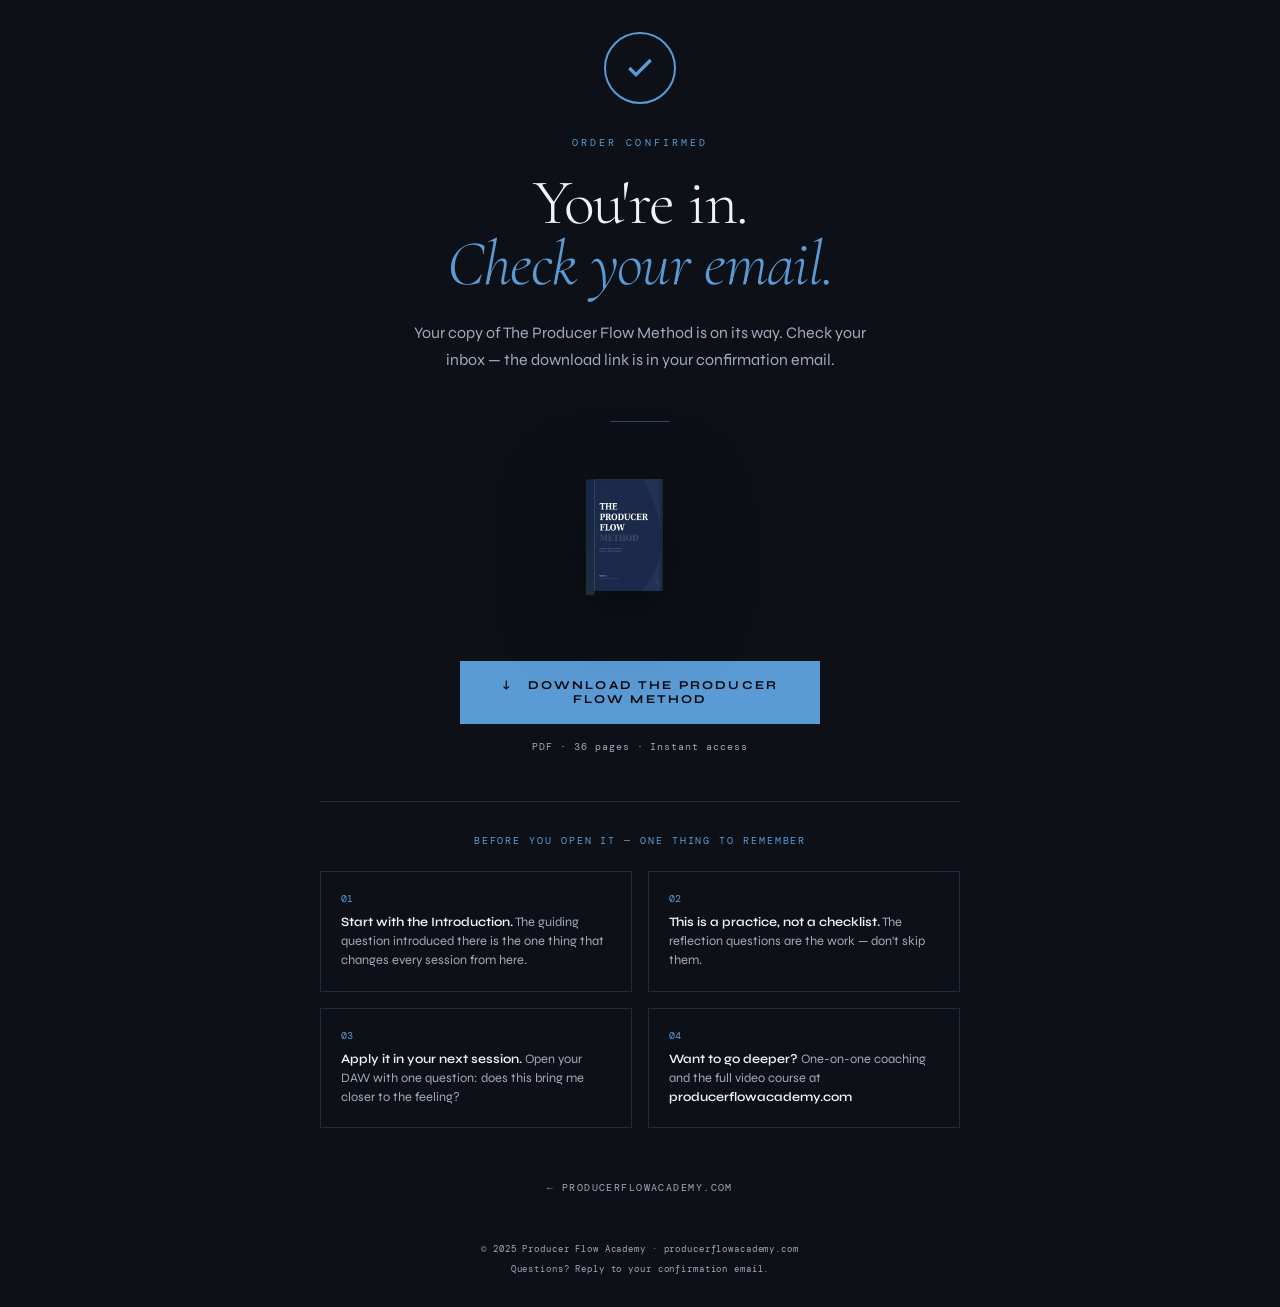
<file: thank_you.html>
<!DOCTYPE html>
<html lang="en">
<head>
<meta charset="UTF-8">
<meta name="viewport" content="width=device-width, initial-scale=1.0">
<title>Thank You — The Producer Flow Method</title>
<link href="https://fonts.googleapis.com/css2?family=Cormorant+Garamond:ital,wght@0,300;0,400;0,600;1,300;1,400;1,600&family=DM+Mono:wght@300;400;500&family=Syne:wght@400;600;700;800&display=swap" rel="stylesheet">
<style>
*{margin:0;padding:0;box-sizing:border-box}
:root{
--ink:#08080A;
--paper:#F0F4F8;
--gold:#5B9BD5;
--gold-dim:#4A7FAD;
--surface:#0D1117;
--warm:#111820;
--line:rgba(91,155,213,0.2);
--text-dim:#A0AABB;
}
html{scroll-behavior:smooth}
body{background:var(--surface);color:var(--paper);font-family:'Syne',sans-serif;overflow-x:hidden;min-height:100vh;display:flex;flex-direction:column;align-items:center;justify-content:center;padding:2rem}

.page{max-width:640px;width:100%;text-align:center}

.check{width:72px;height:72px;border-radius:50%;border:2px solid var(--gold);display:flex;align-items:center;justify-content:center;margin:0 auto 2rem;}
.check svg{width:32px;height:32px;stroke:var(--gold);stroke-width:2.5;fill:none}

.eyebrow{font-family:'DM Mono',monospace;font-size:0.65rem;letter-spacing:0.3em;color:var(--gold);text-transform:uppercase;margin-bottom:1.5rem}

h1{font-family:'Cormorant Garamond',serif;font-size:clamp(2.5rem,8vw,4rem);font-weight:300;line-height:0.95;letter-spacing:-0.02em;margin-bottom:1.5rem}
h1 em{font-style:italic;color:var(--gold)}

.sub{font-size:1rem;line-height:1.7;color:var(--text-dim);max-width:480px;margin:0 auto 3rem}

.divider{width:60px;height:1px;background:var(--gold);margin:0 auto 3rem;opacity:0.4}

.book-img{width:200px;margin:0 auto 3rem;display:block;filter:drop-shadow(0 20px 40px rgba(0,0,0,0.5))}

.download-btn{
display:inline-block;
background:var(--gold);
color:var(--ink);
padding:1.1rem 2.5rem;
font-family:'Syne',sans-serif;
font-size:0.75rem;
font-weight:700;
letter-spacing:0.18em;
text-transform:uppercase;
text-decoration:none;
border:none;
cursor:pointer;
transition:opacity 0.3s;
margin-bottom:1rem;
width:100%;
max-width:360px;
}
.download-btn:hover{opacity:0.85}

.note{font-family:'DM Mono',monospace;font-size:0.6rem;letter-spacing:0.1em;color:var(--text-dim);margin-bottom:3rem}

.divider2{width:100%;height:1px;background:var(--line);margin:2rem 0}

.next-title{font-family:'DM Mono',monospace;font-size:0.6rem;letter-spacing:0.2em;color:var(--gold);text-transform:uppercase;margin-bottom:1.5rem}

.next-steps{display:grid;grid-template-columns:1fr 1fr;gap:1rem;text-align:left;margin-bottom:3rem}
.step{border:1px solid var(--line);padding:1.25rem;}
.step-num{font-family:'DM Mono',monospace;font-size:0.6rem;color:var(--gold);margin-bottom:0.5rem}
.step-text{font-size:0.8rem;line-height:1.5;color:var(--text-dim)}
.step-text strong{color:var(--paper);font-weight:600}

.back-link{font-family:'DM Mono',monospace;font-size:0.6rem;letter-spacing:0.15em;color:var(--text-dim);text-decoration:none;text-transform:uppercase;}
.back-link:hover{color:var(--gold)}

footer{margin-top:3rem;font-family:'DM Mono',monospace;font-size:0.55rem;letter-spacing:0.1em;color:var(--text-dim);text-align:center}

@media(max-width:480px){
.next-steps{grid-template-columns:1fr}
h1{font-size:2.2rem}
}
</style>
</head>
<body>

<div class="page">

  <div class="check">
    <svg viewBox="0 0 24 24"><polyline points="20 6 9 17 4 12"></polyline></svg>
  </div>

  <div class="eyebrow">Order confirmed</div>

  <h1>You're in.<br><em>Check your email.</em></h1>

  <p class="sub">Your copy of The Producer Flow Method is on its way. Check your inbox — the download link is in your confirmation email.</p>

  <div class="divider"></div>

  <img src="[data-uri]" alt="The Producer Flow Method" class="book-img">

  <a href="https://b4031e08-a963-48c9-9dd8-2c33108e7c08.usrfiles.com/ugd/b4031e_cd3792e87d7e4e3f9cce5a2dc6b423b6.pdf" class="download-btn" id="download-btn">
    ↓ &nbsp; Download The Producer Flow Method
  </a>

  <p class="note">PDF · 36 pages · Instant access</p>

  <div class="divider2"></div>

  <div class="next-title">Before you open it — one thing to remember</div>

  <div class="next-steps">
    <div class="step">
      <div class="step-num">01</div>
      <div class="step-text"><strong>Start with the Introduction.</strong> The guiding question introduced there is the one thing that changes every session from here.</div>
    </div>
    <div class="step">
      <div class="step-num">02</div>
      <div class="step-text"><strong>This is a practice, not a checklist.</strong> The reflection questions are the work — don't skip them.</div>
    </div>
    <div class="step">
      <div class="step-num">03</div>
      <div class="step-text"><strong>Apply it in your next session.</strong> Open your DAW with one question: does this bring me closer to the feeling?</div>
    </div>
    <div class="step">
      <div class="step-num">04</div>
      <div class="step-text"><strong>Want to go deeper?</strong> One-on-one coaching and the full video course at <strong>producerflowacademy.com</strong></div>
    </div>
  </div>

  <a href="https://www.producerflowacademy.com" class="back-link">← producerflowacademy.com</a>

  <footer>
    <p>© 2025 Producer Flow Academy · producerflowacademy.com</p>
    <p style="margin-top:0.5rem">Questions? Reply to your confirmation email.</p>
  </footer>

</div>

</body>
</html>
</file>
